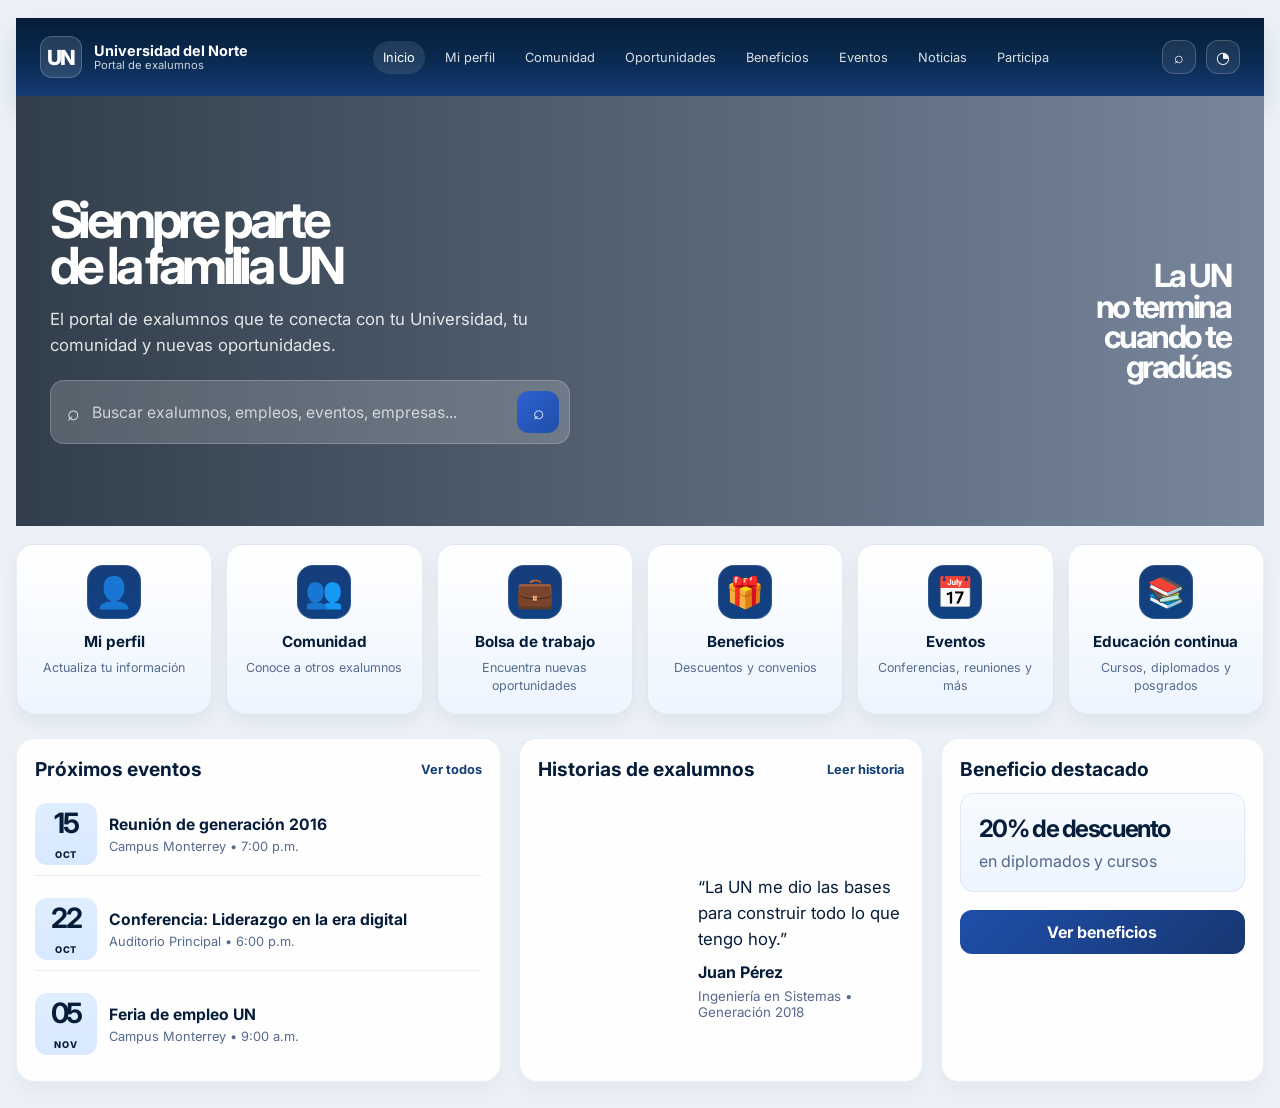
<file: index.html>
<!DOCTYPE html>
<html lang="es">
  <head>
    <meta charset="UTF-8" />
    <meta name="viewport" content="width=device-width, initial-scale=1.0" />
    <title>Ex Alumnos UN</title>
    <meta
      name="description"
      content="Portal de exalumnos de la Universidad del Norte. Comunidad, eventos, networking, oportunidades y beneficios."
    />
    <link rel="preconnect" href="https://fonts.googleapis.com" />
    <link rel="preconnect" href="https://fonts.gstatic.com" crossorigin />
    <link
      href="https://fonts.googleapis.com/css2?family=Inter:wght@400;500;600;700;800;900&display=swap"
      rel="stylesheet"
    />
    <link rel="stylesheet" href="styles.css" />
  </head>
  <body>
    <div class="landing-shell">
      <header class="main-header">
        <div class="brand-wrap">
          <div class="brand-mark">UN</div>
          <div class="brand-copy">
            <strong>Universidad del Norte</strong>
            <span>Portal de exalumnos</span>
          </div>
        </div>

        <nav class="main-nav" aria-label="Navegación principal">
          <a href="index.html" class="active">Inicio</a>
          <a href="miPerfil.html">Mi perfil</a>
          <a href="comunidad.html">Comunidad</a>
          <a href="#">Oportunidades</a>
          <a href="#">Beneficios</a>
          <a href="#">Eventos</a>
          <a href="#">Noticias</a>
          <a href="#">Participa</a>
        </nav>

        <div class="header-actions">
          <button class="icon-btn" aria-label="Buscar">⌕</button>
          <button class="icon-btn" aria-label="Cuenta">◔</button>
        </div>
      </header>

      <main class="home-main">
        <section class="hero">
          <div class="hero-text">
            <h1>Siempre parte<br />de la familia UN</h1>
            <p>
              El portal de exalumnos que te conecta con tu Universidad, tu
              comunidad y nuevas oportunidades.
            </p>

            <div class="search-bar">
              <span class="search-icon">⌕</span>
              <input type="text" placeholder="Buscar exalumnos, empleos, eventos, empresas..." />
              <button aria-label="Buscar">⌕</button>
            </div>
          </div>

          <div class="hero-phrase">La UN<br />no termina<br />cuando te gradúas</div>
        </section>

        <section class="feature-cards" aria-label="Accesos rápidos">
          <article class="feature-card">
            <a href="miPerfil.html" class="feature-link">
              <div class="feature-icon">👤</div>
              <h3>Mi perfil</h3>
              <p>Actualiza tu información</p>
            </a>
          </article>
          <article class="feature-card">
            <div class="feature-icon">👥</div>
            <h3>Comunidad</h3>
            <p>Conoce a otros exalumnos</p>
          </article>
          <article class="feature-card">
            <div class="feature-icon">💼</div>
            <h3>Bolsa de trabajo</h3>
            <p>Encuentra nuevas oportunidades</p>
          </article>
          <article class="feature-card">
            <div class="feature-icon">🎁</div>
            <h3>Beneficios</h3>
            <p>Descuentos y convenios</p>
          </article>
          <article class="feature-card">
            <div class="feature-icon">📅</div>
            <h3>Eventos</h3>
            <p>Conferencias, reuniones y más</p>
          </article>
          <article class="feature-card">
            <div class="feature-icon">📚</div>
            <h3>Educación continua</h3>
            <p>Cursos, diplomados y posgrados</p>
          </article>
        </section>

        <section class="lower-grid">
          <article class="content-panel panel-events">
            <div class="panel-header">
              <h2>Próximos eventos</h2>
              <a href="#">Ver todos</a>
            </div>

            <div class="event-list">
              <div class="event-item">
                <div class="event-date">
                  <strong>15</strong>
                  <span>OCT</span>
                </div>
                <div class="event-copy">
                  <h3>Reunión de generación 2016</h3>
                  <p>Campus Monterrey • 7:00 p.m.</p>
                </div>
              </div>

              <div class="event-item">
                <div class="event-date">
                  <strong>22</strong>
                  <span>OCT</span>
                </div>
                <div class="event-copy">
                  <h3>Conferencia: Liderazgo en la era digital</h3>
                  <p>Auditorio Principal • 6:00 p.m.</p>
                </div>
              </div>

              <div class="event-item">
                <div class="event-date">
                  <strong>05</strong>
                  <span>NOV</span>
                </div>
                <div class="event-copy">
                  <h3>Feria de empleo UN</h3>
                  <p>Campus Monterrey • 9:00 a.m.</p>
                </div>
              </div>
            </div>
          </article>

          <article class="content-panel panel-story">
            <div class="panel-header">
              <h2>Historias de exalumnos</h2>
              <a href="#">Leer historia</a>
            </div>

            <div class="story-card">
              <div class="story-photo"></div>
              <div class="story-quote">
                <p>
                  “La UN me dio las bases para construir todo lo que tengo hoy.”
                </p>
                <span>Juan Pérez</span>
                <small>Ingeniería en Sistemas • Generación 2018</small>
              </div>
            </div>
          </article>

          <article class="content-panel panel-benefit">
            <div class="panel-header">
              <h2>Beneficio destacado</h2>
            </div>

            <div class="benefit-box">
              <h3>20% de descuento</h3>
              <p>en diplomados y cursos</p>
            </div>

            <button class="btn-benefit">Ver beneficios</button>
          </article>
        </section>
      </main>
    </div>
  </body>
</html>
</file>
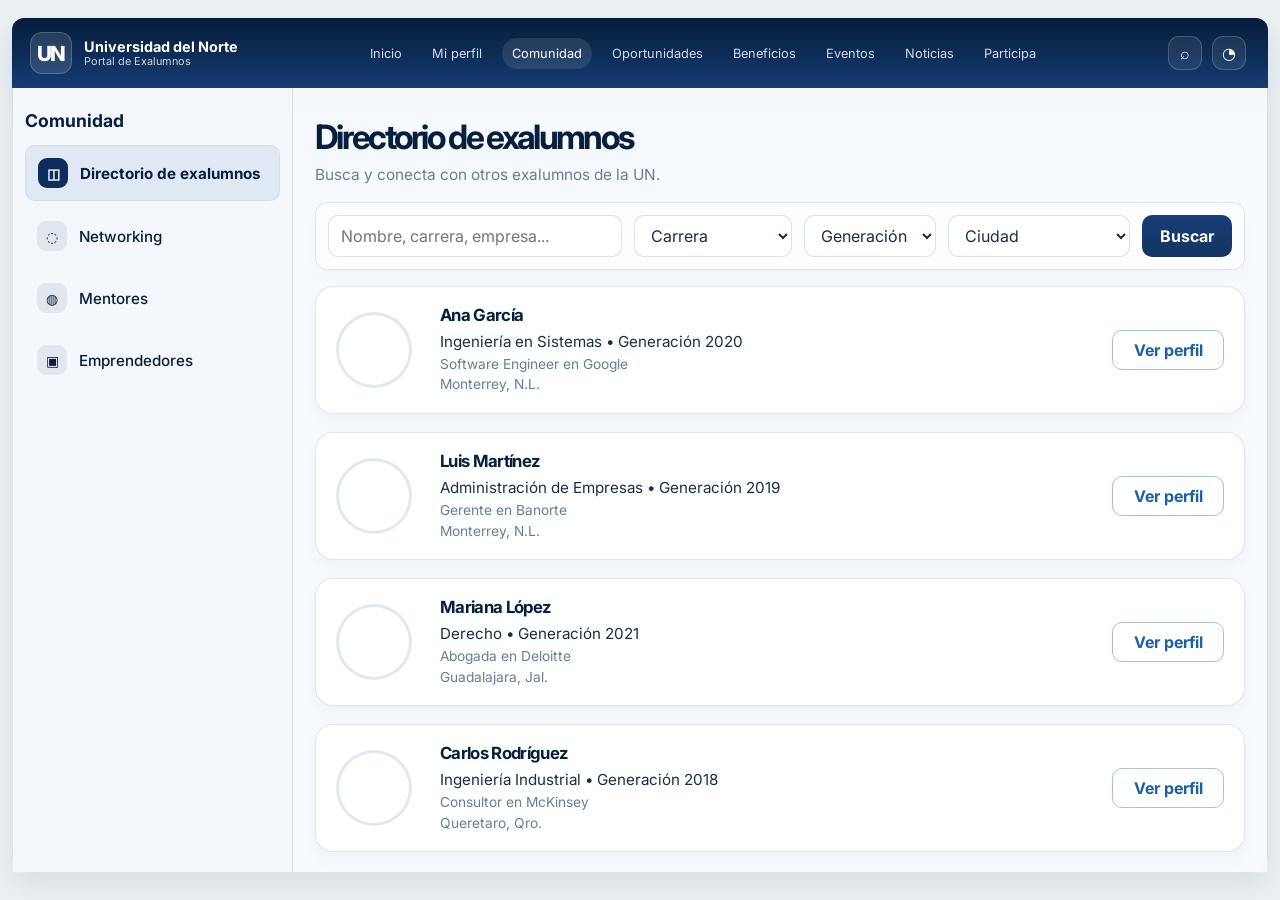
<file: comunidad.html>
<!DOCTYPE html>
<html lang="es">
  <head>
    <meta charset="UTF-8" />
    <meta name="viewport" content="width=device-width, initial-scale=1.0" />
    <title>Comunidad | Ex Alumnos UN</title>
    <link rel="preconnect" href="https://fonts.googleapis.com" />
    <link rel="preconnect" href="https://fonts.gstatic.com" crossorigin />
    <link
      href="https://fonts.googleapis.com/css2?family=Inter:wght@400;500;600;700;800&display=swap"
      rel="stylesheet"
    />
    <link rel="stylesheet" href="comunidsd.css" />
  </head>
  <body>
    <div class="app-shell">
      <header class="topbar">
        <div class="brand">
          <div class="brand-mark">UN</div>
          <div class="brand-copy">
            <span class="brand-title">Universidad del Norte</span>
            <span class="brand-sub">Portal de Exalumnos</span>
          </div>
        </div>

        <nav class="main-nav" aria-label="Navegación principal">
          <a href="index.html">Inicio</a>
          <a href="miPerfil.html">Mi perfil</a>
          <a href="comunidad.html" class="active">Comunidad</a>
          <a href="#">Oportunidades</a>
          <a href="#">Beneficios</a>
          <a href="#">Eventos</a>
          <a href="#">Noticias</a>
          <a href="#">Participa</a>
        </nav>

        <div class="top-actions">
          <button class="action-btn" aria-label="Buscar">⌕</button>
          <button class="action-btn" aria-label="Cuenta">◔</button>
        </div>
      </header>

      <div class="content-shell">
        <aside class="sidebar">
          <div class="sidebar-title">Comunidad</div>
          <div class="menu-list">
            <a href="#" class="menu-item active">
              <span class="menu-icon">◫</span>
              <span>Directorio de exalumnos</span>
            </a>
            <a href="#" class="menu-item">
              <span class="menu-icon">◌</span>
              <span>Networking</span>
            </a>
            <a href="#" class="menu-item">
              <span class="menu-icon">◍</span>
              <span>Mentores</span>
            </a>
            <a href="#" class="menu-item">
              <span class="menu-icon">▣</span>
              <span>Emprendedores</span>
            </a>
          </div>
        </aside>

        <main class="main-panel">
          <div class="page-header">
            <h1>Directorio de exalumnos</h1>
            <p>Busca y conecta con otros exalumnos de la UN.</p>
          </div>

          <div class="toolbar">
            <input type="text" placeholder="Nombre, carrera, empresa..." />
            <select aria-label="Carrera">
              <option>Carrera</option>
              <option>Ingeniería</option>
              <option>Administración</option>
              <option>Derecho</option>
            </select>
            <select aria-label="Generación">
              <option>Generación</option>
              <option>2020</option>
              <option>2021</option>
              <option>2026</option>
            </select>
            <select aria-label="Ciudad">
              <option>Ciudad</option>
              <option>Monterrey</option>
              <option>Guadalajara</option>
              <option>Ciudad de México</option>
            </select>
            <button>Buscar</button>
          </div>

          <div class="results-list">
            <article class="person-card">
              <div class="person-image img-one"></div>
              <div class="person-info">
                <h2>Ana García</h2>
                <p class="degree">Ingeniería en Sistemas • Generación 2020</p>
                <p class="job">Software Engineer en Google</p>
                <p class="location">Monterrey, N.L.</p>
              </div>
              <button class="profile-btn">Ver perfil</button>
            </article>

            <article class="person-card">
              <div class="person-image img-two"></div>
              <div class="person-info">
                <h2>Luis Martínez</h2>
                <p class="degree">Administración de Empresas • Generación 2019</p>
                <p class="job">Gerente en Banorte</p>
                <p class="location">Monterrey, N.L.</p>
              </div>
              <button class="profile-btn">Ver perfil</button>
            </article>

            <article class="person-card">
              <div class="person-image img-three"></div>
              <div class="person-info">
                <h2>Mariana López</h2>
                <p class="degree">Derecho • Generación 2021</p>
                <p class="job">Abogada en Deloitte</p>
                <p class="location">Guadalajara, Jal.</p>
              </div>
              <button class="profile-btn">Ver perfil</button>
            </article>

            <article class="person-card">
              <div class="person-image img-four"></div>
              <div class="person-info">
                <h2>Carlos Rodríguez</h2>
                <p class="degree">Ingeniería Industrial • Generación 2018</p>
                <p class="job">Consultor en McKinsey</p>
                <p class="location">Queretaro, Qro.</p>
              </div>
              <button class="profile-btn">Ver perfil</button>
            </article>
          </div>
        </main>
      </div>
    </div>
  </body>
</html>
</file>
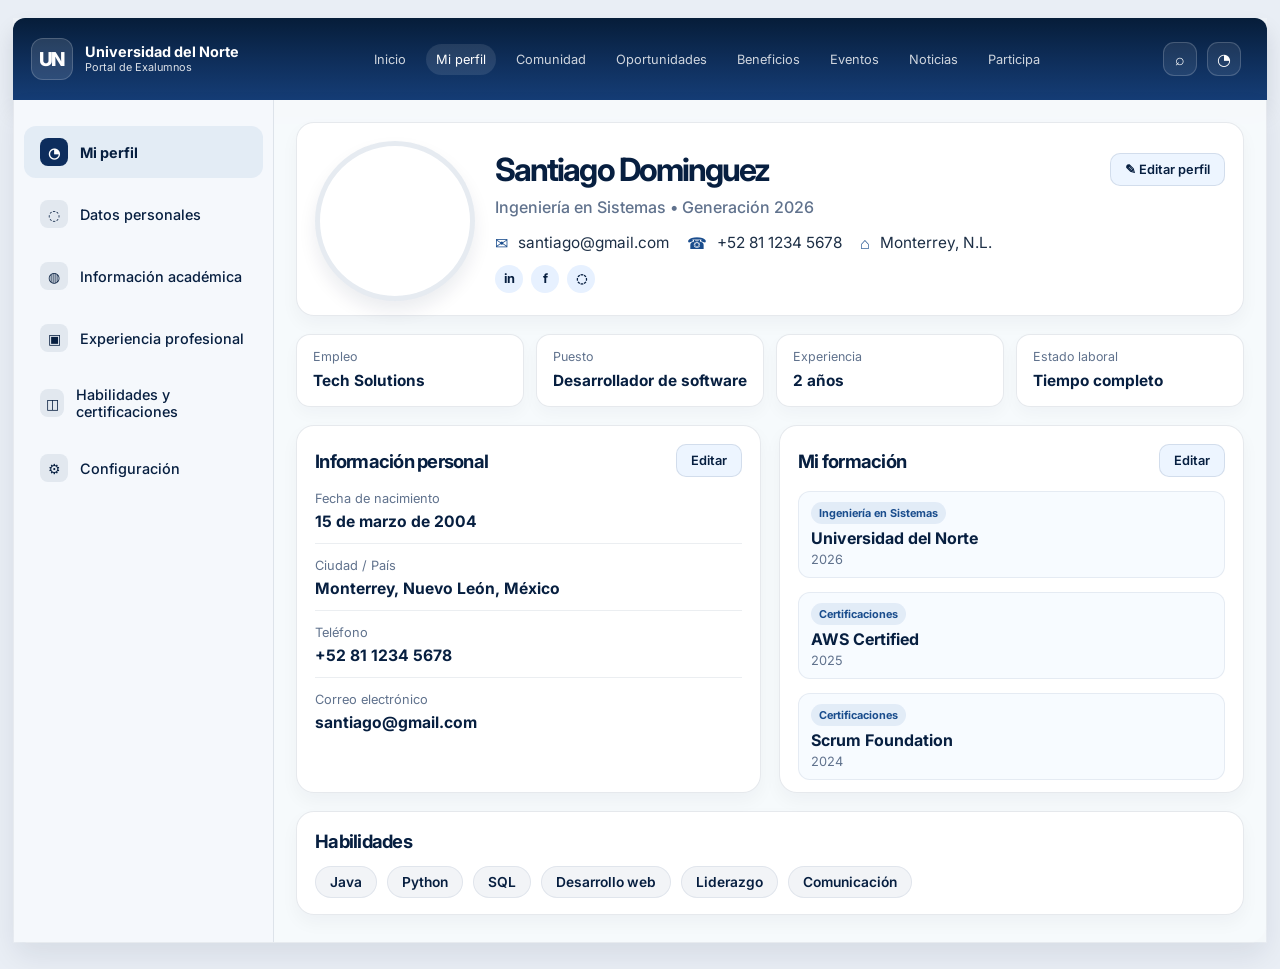
<file: miPerfil.html>
<!DOCTYPE html>
<html lang="es">
  <head>
    <meta charset="UTF-8" />
    <meta name="viewport" content="width=device-width, initial-scale=1.0" />
    <title>Mi perfil | Ex Alumnos UN</title>
    <link rel="preconnect" href="https://fonts.googleapis.com" />
    <link rel="preconnect" href="https://fonts.gstatic.com" crossorigin />
    <link
      href="https://fonts.googleapis.com/css2?family=Inter:wght@400;500;600;700;800&display=swap"
      rel="stylesheet"
    />
    <link rel="stylesheet" href="miPerfil.css" />
  </head>
  <body>
    <div class="app-shell">
      <header class="topbar">
        <div class="brand">
          <div class="brand-mark">UN</div>
          <div class="brand-copy">
            <span class="brand-title">Universidad del Norte</span>
            <span class="brand-sub">Portal de Exalumnos</span>
          </div>
        </div>

        <nav class="main-nav" aria-label="Navegación principal">
          <a href="index.html">Inicio</a>
          <a href="miPerfil.html" class="active">Mi perfil</a>
          <a href="comunidad.html">Comunidad</a>
          <a href="#">Oportunidades</a>
          <a href="#">Beneficios</a>
          <a href="#">Eventos</a>
          <a href="#">Noticias</a>
          <a href="#">Participa</a>
        </nav>

        <div class="top-actions">
          <button class="action-btn" aria-label="Buscar">⌕</button>
          <button class="action-btn" aria-label="Cuenta">◔</button>
        </div>
      </header>

      <div class="content-shell">
        <aside class="sidebar">
          <div class="menu-list">
            <a href="#perfil" class="menu-item active">
              <span class="menu-icon">◔</span>
              <span>Mi perfil</span>
            </a>
            <a href="#datos-personales" class="menu-item">
              <span class="menu-icon">◌</span>
              <span>Datos personales</span>
            </a>
            <a href="#informacion-academica" class="menu-item">
              <span class="menu-icon">◍</span>
              <span>Información académica</span>
            </a>
            <a href="#experiencia-profesional" class="menu-item">
              <span class="menu-icon">▣</span>
              <span>Experiencia profesional</span>
            </a>
            <a href="#habilidades" class="menu-item">
              <span class="menu-icon">◫</span>
              <span>Habilidades y certificaciones</span>
            </a>
            <a href="#configuracion" class="menu-item">
              <span class="menu-icon">⚙</span>
              <span>Configuración</span>
            </a>
          </div>
        </aside>

        <main class="main-panel">
          <section class="profile-summary card" id="perfil">
            <div class="avatar-wrap">
              <div class="profile-avatar"></div>
            </div>

            <div class="profile-content">
              <div class="profile-header-row">
                <h1>Santiago Dominguez</h1>
                <button class="edit-btn">✎ Editar perfil</button>
              </div>

              <p class="role">Ingeniería en Sistemas • Generación 2026</p>

              <div class="meta-list">
                <div class="meta-item">
                  <span class="meta-icon">✉</span>
                  <span>santiago@gmail.com</span>
                </div>
                <div class="meta-item">
                  <span class="meta-icon">☎</span>
                  <span>+52 81 1234 5678</span>
                </div>
                <div class="meta-item">
                  <span class="meta-icon">⌂</span>
                  <span>Monterrey, N.L.</span>
                </div>
              </div>

              <div class="socials" aria-label="Redes sociales">
                <span class="social-badge">in</span>
                <span class="social-badge">f</span>
                <span class="social-badge">◌</span>
              </div>
            </div>
          </section>

          <section class="stats-grid" id="experiencia-profesional">
            <div class="stat-card">
              <span class="stat-label">Empleo</span>
              <strong>Tech Solutions</strong>
            </div>
            <div class="stat-card">
              <span class="stat-label">Puesto</span>
              <strong>Desarrollador de software</strong>
            </div>
            <div class="stat-card">
              <span class="stat-label">Experiencia</span>
              <strong>2 años</strong>
            </div>
            <div class="stat-card">
              <span class="stat-label">Estado laboral</span>
              <strong>Tiempo completo</strong>
            </div>
          </section>

          <section class="details-grid">
            <article class="info-card card" id="datos-personales">
              <div class="card-head">
                <h2>Información personal</h2>
                <button class="mini-btn">Editar</button>
              </div>

              <div class="field-list">
                <div class="field-row">
                  <span class="field-label">Fecha de nacimiento</span>
                  <strong>15 de marzo de 2004</strong>
                </div>
                <div class="field-row">
                  <span class="field-label">Ciudad / País</span>
                  <strong>Monterrey, Nuevo León, México</strong>
                </div>
                <div class="field-row">
                  <span class="field-label">Teléfono</span>
                  <strong>+52 81 1234 5678</strong>
                </div>
                <div class="field-row">
                  <span class="field-label">Correo electrónico</span>
                  <strong>santiago@gmail.com</strong>
                </div>
              </div>
            </article>

            <article class="info-card card" id="informacion-academica">
              <div class="card-head">
                <h2>Mi formación</h2>
                <button class="mini-btn">Editar</button>
              </div>

              <div class="education-list">
                <div class="education-item">
                  <span class="edu-badge">Ingeniería en Sistemas</span>
                  <strong>Universidad del Norte</strong>
                  <small>2026</small>
                </div>
                <div class="education-item">
                  <span class="edu-badge">Certificaciones</span>
                  <strong>AWS Certified</strong>
                  <small>2025</small>
                </div>
                <div class="education-item">
                  <span class="edu-badge">Certificaciones</span>
                  <strong>Scrum Foundation</strong>
                  <small>2024</small>
                </div>
              </div>
            </article>
          </section>

          <section class="skills-card card" id="habilidades">
            <h2>Habilidades</h2>
            <div class="tag-list">
              <span class="tag">Java</span>
              <span class="tag">Python</span>
              <span class="tag">SQL</span>
              <span class="tag">Desarrollo web</span>
              <span class="tag">Liderazgo</span>
              <span class="tag">Comunicación</span>
            </div>
          </section>
          <section id="configuracion" style="height: 1px; overflow: hidden; margin: 0; padding: 0;"></section>
        </main>
      </div>
    </div>
  </body>
</html>
</file>
<file: styles.css>
:root {
  --bg: #ebf1f6;
  --white: #ffffff;
  --navy: #061d3a;
  --navy-2: #0d2d5d;
  --blue: #133f76;
  --light-blue: #ebf3ff;
  --soft-blue: #dfeeff;
  --text: #163157;
  --muted: rgba(255, 255, 255, 0.8);
  --panel: rgba(255, 255, 255, 0.94);
  --card-border: rgba(10, 46, 99, 0.08);
}

* {
  box-sizing: border-box;
}

html {
  scroll-behavior: smooth;
}

body {
  margin: 0;
  font-family: "Inter", sans-serif;
  background: var(--bg);
  color: var(--text);
}

a {
  text-decoration: none;
  color: inherit;
}

button,
input {
  font: inherit;
}

.landing-shell {
  width: min(1260px, calc(100% - 32px));
  margin: 18px auto 26px;
}

.main-header {
  display: flex;
  align-items: center;
  justify-content: space-between;
  gap: 18px;
  background: linear-gradient(180deg, #051c38, #0a2b52 58%, #163b76);
  color: white;
  padding: 18px 24px;
  box-shadow: 0 14px 24px rgba(20, 32, 56, 0.12);
}

.brand-wrap {
  display: flex;
  align-items: center;
  gap: 12px;
  min-width: 230px;
}

.brand-mark {
  width: 42px;
  height: 42px;
  border-radius: 12px;
  background: rgba(255, 255, 255, 0.12);
  border: 1px solid rgba(255, 255, 255, 0.2);
  display: grid;
  place-items: center;
  font-weight: 800;
  font-size: 1.3rem;
  letter-spacing: -0.08em;
}

.brand-copy {
  display: flex;
  flex-direction: column;
  line-height: 1.2;
}

.brand-copy strong {
  font-size: 0.9rem;
}

.brand-copy span {
  font-size: 0.7rem;
  opacity: 0.8;
}

.main-nav {
  display: flex;
  align-items: center;
  justify-content: center;
  flex-wrap: wrap;
  gap: 10px;
  font-size: 0.8rem;
}

.main-nav a {
  color: rgba(255, 255, 255, 0.85);
  padding: 9px 10px;
  border-radius: 999px;
  transition: 0.2s ease;
}

.main-nav a.active,
.main-nav a:hover {
  background: rgba(255, 255, 255, 0.1);
  color: white;
}

.header-actions {
  display: flex;
  align-items: center;
  gap: 10px;
}

.icon-btn {
  width: 34px;
  height: 34px;
  border: 1px solid rgba(255, 255, 255, 0.2);
  background: rgba(255, 255, 255, 0.08);
  color: white;
  border-radius: 12px;
  display: grid;
  place-items: center;
  cursor: pointer;
}

.home-main {
  background: var(--bg);
  padding-top: 0;
}

.hero {
  position: relative;
  min-height: 430px;
  display: flex;
  justify-content: space-between;
  align-items: center;
  padding: 30px 34px 24px;
  background-image: url("https://images.unsplash.com/photo-1517486808906-6ca8b3d83683?auto=format&fit=crop&w=1400&q=80");
  background-size: cover;
  background-position: center;
  overflow: hidden;
}

.hero::before {
  content: "";
  position: absolute;
  inset: 0;
  background: linear-gradient(90deg, rgba(3, 17, 32, 0.8), rgba(22, 44, 79, 0.54));
}

.hero-text,
.hero-phrase {
  position: relative;
  z-index: 1;
}

.hero-text {
  max-width: 560px;
  color: white;
  padding-top: 12px;
}

.hero-text h1 {
  margin: 0 0 18px;
  font-size: clamp(3rem, 4vw, 5rem);
  letter-spacing: -0.09em;
  line-height: 0.9;
}

.hero-text p {
  margin: 0;
  max-width: 560px;
  color: rgba(255, 255, 255, 0.86);
  font-size: 1.05rem;
  line-height: 1.55;
}

.search-bar {
  margin-top: 22px;
  display: flex;
  align-items: center;
  gap: 10px;
  width: min(100%, 520px);
  background: rgba(255, 255, 255, 0.18);
  border: 1px solid rgba(255, 255, 255, 0.2);
  border-radius: 14px;
  padding: 10px 10px 10px 16px;
  backdrop-filter: blur(4px);
}

.search-icon {
  font-size: 1.3rem;
  color: rgba(255, 255, 255, 0.9);
}

.search-bar input {
  flex: 1;
  border: none;
  background: transparent;
  color: white;
  font-size: 0.98rem;
  outline: none;
}

.search-bar input::placeholder {
  color: rgba(255, 255, 255, 0.72);
}

.search-bar button {
  width: 42px;
  height: 42px;
  border: none;
  border-radius: 12px;
  background: linear-gradient(135deg, #2f60d0, #1d4fa9);
  color: white;
  font-size: 1.2rem;
  cursor: pointer;
}

.hero-phrase {
  max-width: 220px;
  color: white;
  font-size: clamp(2rem, 2vw, 3rem);
  line-height: 0.95;
  letter-spacing: -0.08em;
  text-align: right;
  font-weight: 700;
  transform: translateY(8px);
  opacity: 0.98;
}

.feature-cards {
  display: grid;
  grid-template-columns: repeat(6, minmax(0, 1fr));
  gap: 14px;
  margin: 18px 0 24px;
}

.feature-card {
  background: linear-gradient(180deg, rgba(255,255,255,0.96), rgba(237,244,255,0.95));
  border-radius: 18px;
  border: 1px solid var(--card-border);
  padding: 20px 12px 18px;
  text-align: center;
  box-shadow: 0 8px 18px rgba(15, 35, 62, 0.06);
}

.feature-icon {
  width: 54px;
  height: 54px;
  border-radius: 16px;
  margin: 0 auto 14px;
  background: linear-gradient(180deg, #163d7a, #104182);
  color: white;
  display: grid;
  place-items: center;
  font-size: 1.9rem;
  box-shadow: inset 0 0 0 1px rgba(255,255,255,0.12);
}

.feature-card h3 {
  margin: 0 0 8px;
  color: var(--navy);
  font-size: 0.95rem;
  line-height: 1.2;
}

.feature-card p {
  margin: 0;
  color: rgba(19, 49, 94, 0.7);
  font-size: 0.78rem;
  line-height: 1.45;
}

.lower-grid {
  display: grid;
  grid-template-columns: 1.2fr 1fr 0.8fr;
  gap: 18px;
  margin-bottom: 26px;
}

.content-panel {
  background: rgba(255,255,255,0.92);
  border: 1px solid var(--card-border);
  border-radius: 18px;
  padding: 18px 18px 16px;
  box-shadow: 0 10px 20px rgba(14, 31, 58, 0.04);
}

.panel-header {
  display: flex;
  align-items: center;
  justify-content: space-between;
  gap: 10px;
  margin-bottom: 12px;
}

.panel-header h2 {
  margin: 0;
  font-size: 1.2rem;
  color: var(--navy);
}

.panel-header a {
  font-size: 0.8rem;
  color: var(--blue);
  font-weight: 700;
}

.event-list {
  display: grid;
  gap: 12px;
}

.event-item {
  display: grid;
  grid-template-columns: auto 1fr;
  align-items: center;
  gap: 12px;
  padding: 10px 0;
  border-bottom: 1px solid rgba(12, 46, 95, 0.08);
}

.event-item:last-child {
  border-bottom: none;
}

.event-date {
  width: 62px;
  height: 62px;
  background: linear-gradient(180deg, #dfeeff, #d8e8ff);
  border-radius: 12px;
  display: grid;
  place-items: center;
  color: var(--navy);
  text-align: center;
}

.event-date strong {
  display: block;
  font-size: 1.75rem;
  line-height: 1;
  letter-spacing: -0.08em;
}

.event-date span {
  display: block;
  font-size: 0.58rem;
  font-weight: 800;
  letter-spacing: 0.08em;
}

.event-copy h3 {
  margin: 0 0 4px;
  font-size: 0.98rem;
  color: var(--navy);
  line-height: 1.3;
}

.event-copy p {
  margin: 0;
  color: rgba(19, 49, 94, 0.72);
  font-size: 0.8rem;
}

.story-card {
  display: grid;
  grid-template-columns: 1fr 1.4fr;
  gap: 14px;
  align-items: center;
  height: 100%;
}

.story-photo {
  width: 100%;
  min-height: 220px;
  border-radius: 14px;
  background-image: url("https://images.unsplash.com/photo-1500648767791-00dcc994a43e?auto=format&fit=crop&w=900&q=80");
  background-size: cover;
  background-position: center;
}

.story-quote {
  display: flex;
  flex-direction: column;
  justify-content: center;
}

.story-quote p {
  margin: 0 0 10px;
  color: var(--navy);
  font-size: 1.05rem;
  line-height: 1.55;
}

.story-quote span {
  display: block;
  color: var(--navy);
  font-weight: 700;
  margin-bottom: 6px;
}

.story-quote small {
  color: rgba(19, 49, 94, 0.72);
}

.benefit-box {
  background: linear-gradient(180deg, #f8fbff, #edf5ff);
  border: 1px solid var(--card-border);
  border-radius: 14px;
  padding: 20px 18px;
  margin-bottom: 18px;
}

.benefit-box h3 {
  margin: 0 0 8px;
  color: var(--navy);
  font-size: 1.5rem;
  letter-spacing: -0.06em;
}

.benefit-box p {
  margin: 0;
  color: rgba(19, 49, 94, 0.72);
}

.btn-benefit {
  display: block;
  width: 100%;
  border: none;
  background: linear-gradient(135deg, #1f4faa, #173772);
  color: white;
  padding: 12px 16px;
  border-radius: 12px;
  font-weight: 700;
  cursor: pointer;
}

@media (max-width: 1050px) {
  .feature-cards {
    grid-template-columns: repeat(3, minmax(0, 1fr));
  }

  .lower-grid {
    grid-template-columns: 1fr;
  }
}

@media (max-width: 830px) {
  .main-header {
    flex-direction: column;
    align-items: flex-start;
  }

  .main-nav {
    justify-content: flex-start;
  }

  .hero {
    flex-direction: column;
    align-items: flex-start;
    justify-content: center;
  }

  .hero-phrase {
    text-align: left;
    margin-top: 20px;
  }

  .feature-cards {
    grid-template-columns: repeat(2, minmax(0, 1fr));
  }
}

@media (max-width: 520px) {
  .landing-shell {
    width: min(100% - 18px, 1260px);
  }

  .main-header {
    padding: 16px 18px;
  }

  .hero {
    padding: 28px 18px 20px;
  }

  .hero-text h1 {
    font-size: 2.5rem;
  }

  .feature-cards {
    grid-template-columns: 1fr;
  }

  .story-card {
    grid-template-columns: 1fr;
  }
}
</file>
<file: comunidsd.css>
:root {
  --bg: #eaf0f4;
  --panel: #f6f9fd;
  --sidebar: #f4f7fb;
  --surface: #ffffff;
  --navy: #071f3f;
  --navy-2: #0d2e5d;
  --blue: #1f5fa8;
  --text: #1c2d46;
  --muted: #6a7d95;
  --line: rgba(10, 40, 75, 0.12);
  --shadow: 0 12px 24px rgba(7, 22, 42, 0.08);
}

* {
  box-sizing: border-box;
}

html {
  scroll-behavior: smooth;
}

body {
  margin: 0;
  font-family: "Inter", sans-serif;
  background: var(--bg);
  color: var(--text);
}

a {
  text-decoration: none;
  color: inherit;
}

button,
input,
select {
  font: inherit;
}

.app-shell {
  width: min(1280px, calc(100% - 24px));
  margin: 18px auto 24px;
  background: rgba(255, 255, 255, 0.25);
}

.topbar {
  display: flex;
  align-items: center;
  justify-content: space-between;
  gap: 16px;
  padding: 14px 22px 14px 18px;
  background: linear-gradient(180deg, #061d39, #0e2d58 55%, #173e76);
  color: white;
  border-radius: 12px 12px 0 0;
  box-shadow: 0 12px 24px rgba(16, 25, 40, 0.1);
}

.brand {
  display: flex;
  align-items: center;
  gap: 12px;
}

.brand-mark {
  width: 42px;
  height: 42px;
  border-radius: 12px;
  display: grid;
  place-items: center;
  background: rgba(255, 255, 255, 0.12);
  border: 1px solid rgba(255, 255, 255, 0.2);
  font-size: 1.3rem;
  font-weight: 800;
  letter-spacing: -0.08em;
}

.brand-copy {
  display: flex;
  flex-direction: column;
  line-height: 1.12;
}

.brand-title {
  font-size: 0.9rem;
  font-weight: 700;
}

.brand-sub {
  font-size: 0.68rem;
  opacity: 0.8;
}

.main-nav {
  display: flex;
  align-items: center;
  justify-content: center;
  flex-wrap: wrap;
  gap: 10px;
  font-size: 0.8rem;
}

.main-nav a {
  color: rgba(255, 255, 255, 0.82);
  padding: 8px 10px;
  border-radius: 999px;
  transition: 0.2s ease;
}

.main-nav a.active,
.main-nav a:hover {
  background: rgba(255, 255, 255, 0.1);
  color: white;
}

.top-actions {
  display: flex;
  align-items: center;
  gap: 10px;
}

.action-btn {
  width: 34px;
  height: 34px;
  border: 1px solid rgba(255, 255, 255, 0.18);
  display: grid;
  place-items: center;
  border-radius: 11px;
  background: rgba(255, 255, 255, 0.08);
  color: white;
  cursor: pointer;
}

.content-shell {
  display: flex;
  min-height: 760px;
  background: rgba(255, 255, 255, 0.58);
  border: 1px solid var(--line);
  border-top: none;
  border-radius: 0 0 16px 16px;
  box-shadow: var(--shadow);
}

.sidebar {
  width: 280px;
  background: var(--sidebar);
  border-right: 1px solid var(--line);
  padding: 18px 12px 20px;
}

.sidebar-title {
  margin: 4px 0 14px;
  font-size: 1.1rem;
  font-weight: 700;
  color: var(--navy);
}

.menu-list {
  display: flex;
  flex-direction: column;
  gap: 8px;
}

.menu-item {
  display: flex;
  align-items: center;
  gap: 12px;
  padding: 12px 12px;
  border-radius: 10px;
  color: var(--navy);
  font-size: 0.95rem;
  font-weight: 500;
}

.menu-item.active {
  background: rgba(22, 90, 171, 0.09);
  border: 1px solid rgba(22, 90, 171, 0.08);
  font-weight: 700;
}

.menu-item.active .menu-icon {
  background: var(--navy-2);
  color: white;
}

.menu-icon {
  width: 30px;
  height: 30px;
  border-radius: 9px;
  display: grid;
  place-items: center;
  background: rgba(12, 46, 95, 0.08);
  color: var(--navy);
  font-size: 0.9rem;
}

.main-panel {
  flex: 1;
  padding: 28px 22px 20px;
  background: rgba(247, 250, 253, 0.9);
}

.page-header {
  margin-bottom: 18px;
}

.page-header h1 {
  margin: 0;
  font-size: clamp(2.1rem, 2.5vw, 3rem);
  letter-spacing: -0.08em;
  color: var(--navy);
}

.page-header p {
  margin: 8px 0 0;
  color: var(--muted);
  font-size: 0.96rem;
}

.toolbar {
  display: flex;
  align-items: center;
  gap: 12px;
  background: rgba(255, 255, 255, 0.66);
  border: 1px solid var(--line);
  border-radius: 12px;
  padding: 12px 12px;
  margin-bottom: 16px;
  box-shadow: 0 8px 18px rgba(13, 31, 52, 0.02);
}

.toolbar input,
.toolbar select {
  min-height: 42px;
  border: 1px solid rgba(20, 52, 94, 0.15);
  background: white;
  border-radius: 10px;
  padding: 0 12px;
  color: var(--text);
}

.toolbar input {
  flex: 1;
}

.toolbar select {
  min-width: 120px;
}

.toolbar button {
  border: none;
  border-radius: 10px;
  min-height: 42px;
  padding: 0 18px;
  background: linear-gradient(180deg, #183d78, #123562);
  color: white;
  font-weight: 700;
  cursor: pointer;
}

.results-list {
  display: grid;
  gap: 18px;
}

.person-card {
  display: grid;
  grid-template-columns: 86px 1fr auto;
  align-items: center;
  gap: 18px;
  background: rgba(255, 255, 255, 0.9);
  border: 1px solid var(--line);
  border-radius: 18px;
  padding: 18px 20px;
  box-shadow: 0 8px 18px rgba(12, 28, 50, 0.03);
}

.person-image {
  width: 76px;
  height: 76px;
  border-radius: 50%;
  background-size: cover;
  background-position: center;
  border: 3px solid rgba(25, 71, 123, 0.12);
}

.img-one {
  background-image: url("https://images.unsplash.com/photo-1494790108377-be9c29b29330?auto=format&fit=crop&w=400&q=80");
}

.img-two {
  background-image: url("https://images.unsplash.com/photo-1500648767791-00dcc994a43e?auto=format&fit=crop&w=400&q=80");
}

.img-three {
  background-image: url("https://images.unsplash.com/photo-1487412720507-e7ab37603c6f?auto=format&fit=crop&w=400&q=80");
}

.img-four {
  background-image: url("https://images.unsplash.com/photo-1506794778202-cad84cf45f1d?auto=format&fit=crop&w=400&q=80");
}

.person-info {
  min-width: 0;
}

.person-info h2 {
  margin: 0 0 6px;
  font-size: 1.05rem;
  letter-spacing: -0.04em;
  color: var(--navy);
}

.person-info p {
  margin: 0;
  line-height: 1.5;
}

.degree {
  color: var(--text);
  font-size: 0.95rem;
}

.job {
  color: var(--muted);
  font-size: 0.86rem;
}

.location {
  color: var(--muted);
  font-size: 0.86rem;
}

.profile-btn {
  min-width: 112px;
  height: 40px;
  border-radius: 10px;
  border: 1px solid rgba(18, 72, 136, 0.35);
  background: transparent;
  color: var(--blue);
  font-weight: 700;
  cursor: pointer;
}

@media (max-width: 980px) {
  .content-shell {
    flex-direction: column;
  }

  .sidebar {
    width: 100%;
    border-right: none;
    border-bottom: 1px solid var(--line);
  }

  .toolbar {
    flex-wrap: wrap;
  }
}

@media (max-width: 700px) {
  .topbar {
    flex-wrap: wrap;
    justify-content: flex-start;
  }

  .main-nav {
    justify-content: flex-start;
    width: 100%;
  }

  .person-card {
    grid-template-columns: 1fr;
    align-items: flex-start;
  }

  .profile-btn {
    width: 100%;
  }
}
</file>
<file: miPerfil.css>
:root {
  --bg: #e9eef5;
  --surface: #f6f9fc;
  --panel: #ffffff;
  --panel-soft: #eef4fb;
  --sidebar: #f4f7fb;
  --navy: #071f40;
  --navy-strong: #041c38;
  --text: #1d2f46;
  --muted: #60728d;
  --line: rgba(12, 44, 84, 0.1);
  --blue: #1a4d8d;
  --blue-soft: #e7f1ff;
  --shadow: 0 14px 28px rgba(11, 30, 54, 0.08);
}

* {
  box-sizing: border-box;
}

html {
  scroll-behavior: smooth;
}

body {
  margin: 0;
  font-family: "Inter", sans-serif;
  background: var(--bg);
  color: var(--text);
}

a {
  text-decoration: none;
  color: inherit;
}

button,
input {
  font: inherit;
}

.app-shell {
  width: min(1280px, calc(100% - 26px));
  margin: 18px auto 26px;
  background: rgba(255, 255, 255, 0.25);
}

.topbar {
  display: flex;
  align-items: center;
  justify-content: space-between;
  gap: 16px;
  height: 82px;
  padding: 0 26px 0 18px;
  background: linear-gradient(180deg, #061d39, #0f2f5c 55%, #153d76);
  color: white;
  border-radius: 12px 12px 0 0;
  box-shadow: 0 12px 22px rgba(7, 22, 42, 0.12);
}

.brand {
  display: flex;
  align-items: center;
  gap: 12px;
  min-width: 220px;
}

.brand-mark {
  width: 42px;
  height: 42px;
  display: grid;
  place-items: center;
  border-radius: 12px;
  background: rgba(255, 255, 255, 0.12);
  border: 1px solid rgba(255, 255, 255, 0.18);
  font-weight: 800;
  font-size: 1.2rem;
  letter-spacing: -0.08em;
}

.brand-copy {
  display: flex;
  flex-direction: column;
  line-height: 1.15;
}

.brand-title {
  display: block;
  font-size: 0.9rem;
  font-weight: 700;
}

.brand-sub {
  display: block;
  font-size: 0.68rem;
  opacity: 0.86;
}

.main-nav {
  display: flex;
  align-items: center;
  justify-content: center;
  flex-wrap: wrap;
  gap: 10px;
  font-size: 0.8rem;
}

.main-nav a {
  color: rgba(255, 255, 255, 0.8);
  padding: 8px 10px;
  border-radius: 999px;
  transition: 0.2s ease;
}

.main-nav a.active,
.main-nav a:hover {
  background: rgba(255, 255, 255, 0.1);
  color: white;
}

.top-actions {
  display: flex;
  align-items: center;
  gap: 10px;
}

.action-btn {
  width: 34px;
  height: 34px;
  border: 1px solid rgba(255, 255, 255, 0.18);
  border-radius: 11px;
  background: rgba(255, 255, 255, 0.08);
  color: white;
  display: grid;
  place-items: center;
  cursor: pointer;
}

.content-shell {
  display: flex;
  min-height: 760px;
  background: rgba(255, 255, 255, 0.7);
  border-radius: 0 0 18px 18px;
  border: 1px solid rgba(12, 44, 84, 0.08);
  border-top: none;
  box-shadow: var(--shadow);
}

.sidebar {
  width: 260px;
  background: #f5f8fc;
  border-right: 1px solid var(--line);
  padding: 14px 10px 18px;
}

.menu-list {
  display: flex;
  flex-direction: column;
  gap: 10px;
  margin-top: 12px;
}

.menu-item {
  display: flex;
  align-items: center;
  gap: 12px;
  padding: 12px 12px 12px 16px;
  border-radius: 12px;
  color: var(--navy);
  font-size: 0.9rem;
  font-weight: 500;
  background: transparent;
}

.menu-item.active {
  background: rgba(19, 86, 163, 0.08);
  font-weight: 700;
}

.menu-item.active .menu-icon {
  background: #0d2d5d;
  color: white;
}

.menu-icon {
  display: grid;
  place-items: center;
  width: 28px;
  height: 28px;
  border-radius: 8px;
  background: rgba(13, 45, 93, 0.08);
  color: var(--navy);
  font-size: 0.9rem;
}

.main-panel {
  flex: 1;
  padding: 22px 22px 26px;
  background: rgba(247, 250, 252, 0.9);
}

.card {
  background: rgba(255, 255, 255, 0.92);
  border: 1px solid var(--line);
  border-radius: 18px;
  box-shadow: 0 8px 18px rgba(13, 31, 52, 0.04);
}

.profile-summary {
  display: flex;
  align-items: center;
  gap: 20px;
  padding: 18px 18px 14px;
  margin-bottom: 18px;
}

.avatar-wrap {
  flex-shrink: 0;
}

.profile-avatar {
  width: 160px;
  height: 160px;
  border-radius: 50%;
  background-image: url("https://images.unsplash.com/photo-1500648767791-00dcc994a43e?auto=format&fit=crop&w=700&q=80");
  background-size: cover;
  background-position: center;
  border: 5px solid rgba(17, 66, 121, 0.1);
  box-shadow: 0 10px 18px rgba(14, 31, 58, 0.08);
}

.profile-content {
  flex: 1;
}

.profile-header-row {
  display: flex;
  align-items: center;
  justify-content: space-between;
  gap: 18px;
  margin-bottom: 8px;
}

.profile-header-row h1 {
  margin: 0;
  font-size: clamp(2rem, 2.4vw, 2.5rem);
  letter-spacing: -0.06em;
  color: var(--navy);
}

.edit-btn,
.mini-btn {
  border: 1px solid rgba(17, 51, 98, 0.12);
  background: #edf5ff;
  color: var(--navy);
  border-radius: 10px;
  padding: 8px 14px;
  font-size: 0.8rem;
  font-weight: 600;
  cursor: pointer;
}

.role {
  margin: 0 0 16px;
  color: var(--muted);
  font-size: 1rem;
  font-weight: 500;
}

.meta-list {
  display: flex;
  flex-wrap: wrap;
  gap: 10px 18px;
  margin-bottom: 12px;
}

.meta-item {
  display: flex;
  align-items: center;
  gap: 10px;
  color: var(--text);
  font-size: 0.96rem;
}

.meta-icon {
  color: var(--blue);
  font-size: 1rem;
}

.socials {
  display: flex;
  align-items: center;
  gap: 8px;
  margin-top: 10px;
}

.social-badge {
  width: 28px;
  height: 28px;
  display: grid;
  place-items: center;
  border-radius: 50%;
  background: var(--blue-soft);
  color: var(--navy);
  font-size: 0.8rem;
  font-weight: 700;
}

.stats-grid {
  display: grid;
  grid-template-columns: repeat(4, minmax(0, 1fr));
  gap: 12px;
  margin-bottom: 18px;
}

.stat-card {
  background: rgba(255, 255, 255, 0.93);
  border: 1px solid var(--line);
  border-radius: 14px;
  padding: 14px 16px;
  box-shadow: 0 7px 16px rgba(18, 37, 65, 0.03);
}

.stat-label {
  display: block;
  font-size: 0.78rem;
  color: var(--muted);
  margin-bottom: 6px;
}

.stat-card strong {
  display: block;
  font-size: 0.96rem;
  color: var(--navy);
  line-height: 1.45;
}

.details-grid {
  display: grid;
  grid-template-columns: 1fr 1fr;
  gap: 18px;
  margin-bottom: 18px;
}

.info-card {
  padding: 18px 18px 12px;
}

.card-head {
  display: flex;
  align-items: center;
  justify-content: space-between;
  gap: 10px;
  margin-bottom: 14px;
}

.card-head h2 {
  margin: 0;
  font-size: 1.15rem;
  letter-spacing: -0.04em;
  color: var(--navy);
}

.field-list {
  display: grid;
  gap: 14px;
}

.field-row {
  padding-bottom: 12px;
  border-bottom: 1px solid rgba(12, 44, 84, 0.08);
}

.field-row:last-child {
  border-bottom: none;
  padding-bottom: 0;
}

.field-label {
  display: block;
  margin-bottom: 5px;
  color: var(--muted);
  font-size: 0.8rem;
}

.field-row strong {
  font-size: 0.98rem;
  color: var(--navy);
}

.education-list {
  display: grid;
  gap: 14px;
}

.education-item {
  display: flex;
  flex-direction: column;
  gap: 4px;
  padding: 10px 12px;
  border-radius: 12px;
  background: #f7fbff;
  border: 1px solid rgba(14, 55, 99, 0.08);
}

.edu-badge {
  display: inline-flex;
  align-self: flex-start;
  padding: 4px 8px;
  border-radius: 999px;
  background: rgba(41, 96, 174, 0.1);
  color: var(--blue);
  font-size: 0.68rem;
  font-weight: 700;
}

.education-item strong {
  color: var(--navy);
  font-size: 1rem;
}

.education-item small {
  color: var(--muted);
  font-size: 0.8rem;
}

.skills-card {
  padding: 18px 18px 16px;
}

.skills-card h2 {
  margin: 0 0 14px;
  font-size: 1.15rem;
  letter-spacing: -0.04em;
  color: var(--navy);
}

.tag-list {
  display: flex;
  flex-wrap: wrap;
  gap: 10px;
}

.tag {
  display: inline-flex;
  align-items: center;
  justify-content: center;
  min-height: 32px;
  padding: 0 14px;
  border-radius: 999px;
  background: rgba(12, 46, 95, 0.05);
  border: 1px solid rgba(16, 59, 108, 0.08);
  color: var(--navy);
  font-size: 0.86rem;
  font-weight: 600;
}

@media (max-width: 980px) {
  .topbar {
    flex-wrap: wrap;
    height: auto;
    padding-top: 14px;
    padding-bottom: 14px;
  }

  .content-shell {
    flex-direction: column;
  }

  .sidebar {
    width: 100%;
    border-right: none;
    border-bottom: 1px solid var(--line);
  }

  .menu-list {
    display: grid;
    grid-template-columns: repeat(2, minmax(0, 1fr));
  }

  .stats-grid {
    grid-template-columns: repeat(2, minmax(0, 1fr));
  }

  .details-grid {
    grid-template-columns: 1fr;
  }
}

@media (max-width: 700px) {
  .main-nav {
    justify-content: flex-start;
    width: 100%;
  }

  .profile-summary {
    flex-direction: column;
    align-items: flex-start;
  }

  .profile-header-row {
    flex-direction: column;
    align-items: flex-start;
  }

  .stats-grid,
  .menu-list {
    grid-template-columns: 1fr;
  }

  .meta-list {
    flex-direction: column;
    align-items: flex-start;
  }
}
</file>
